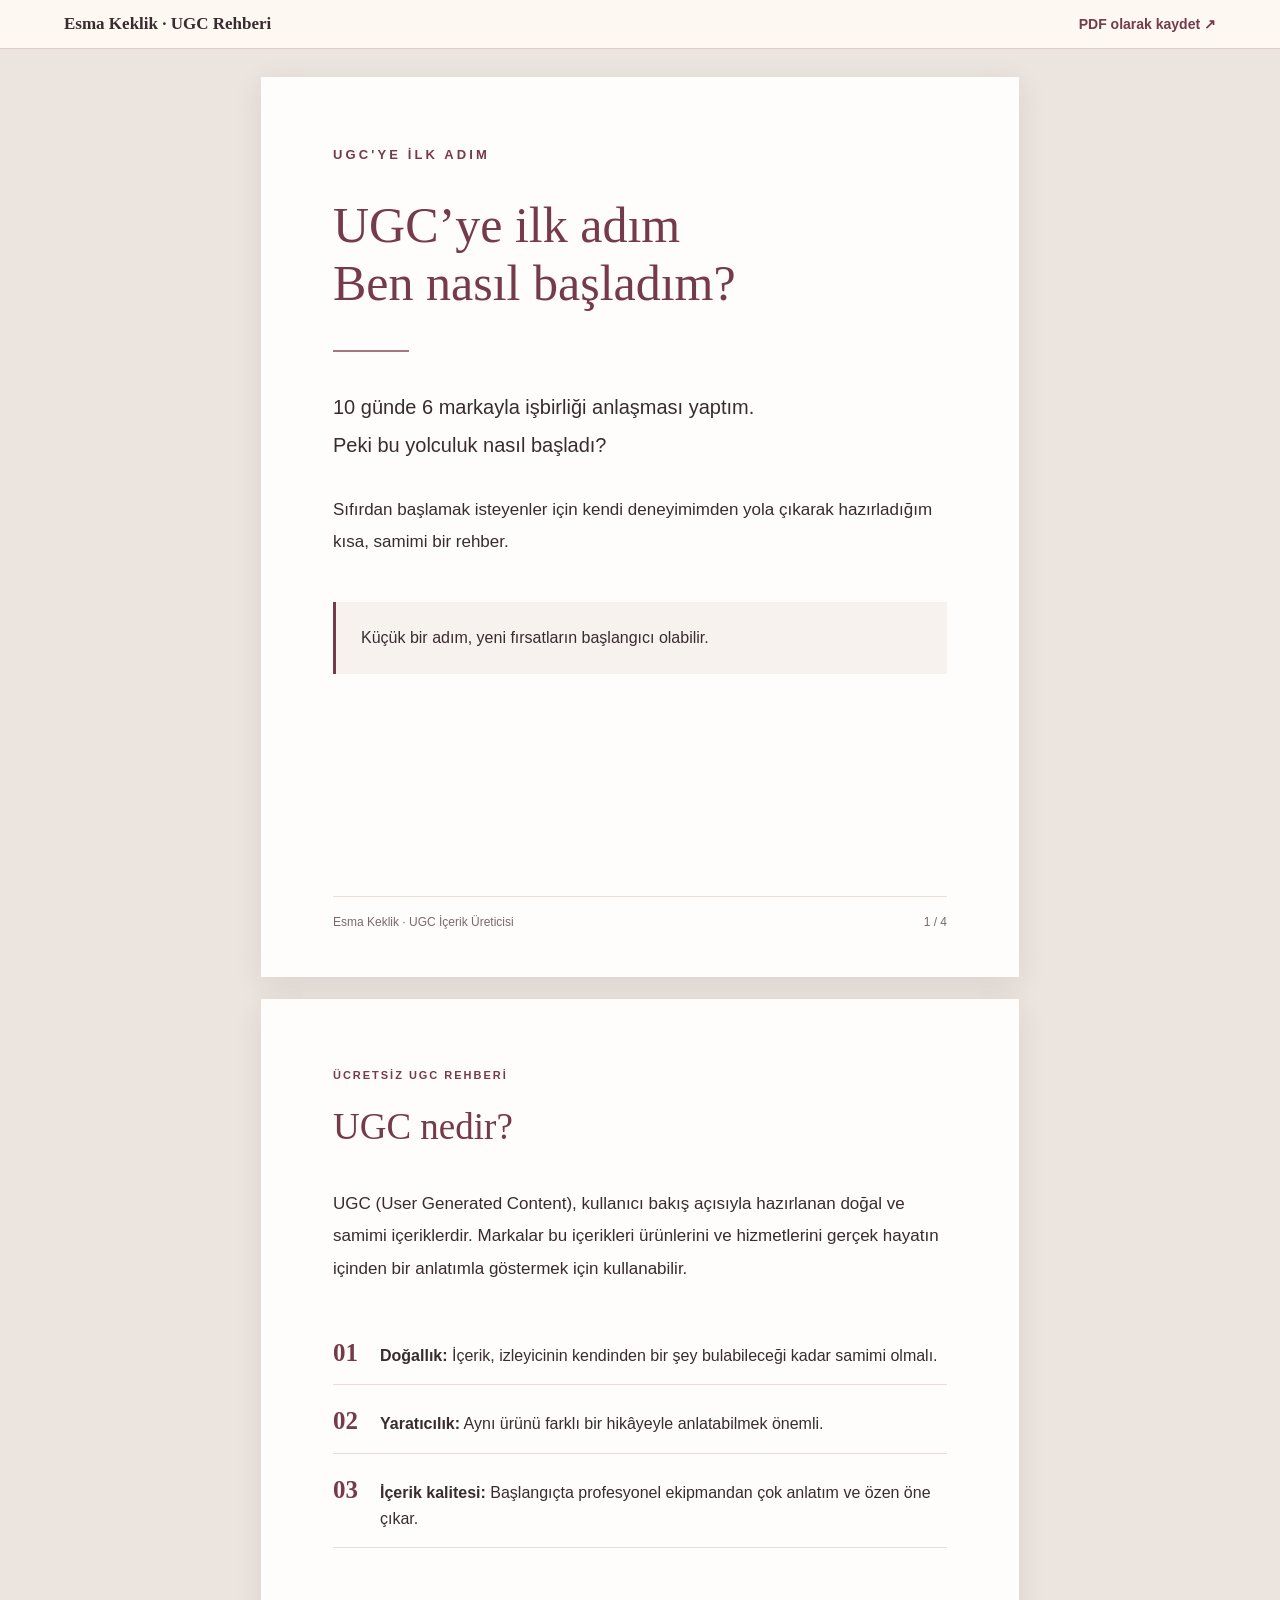
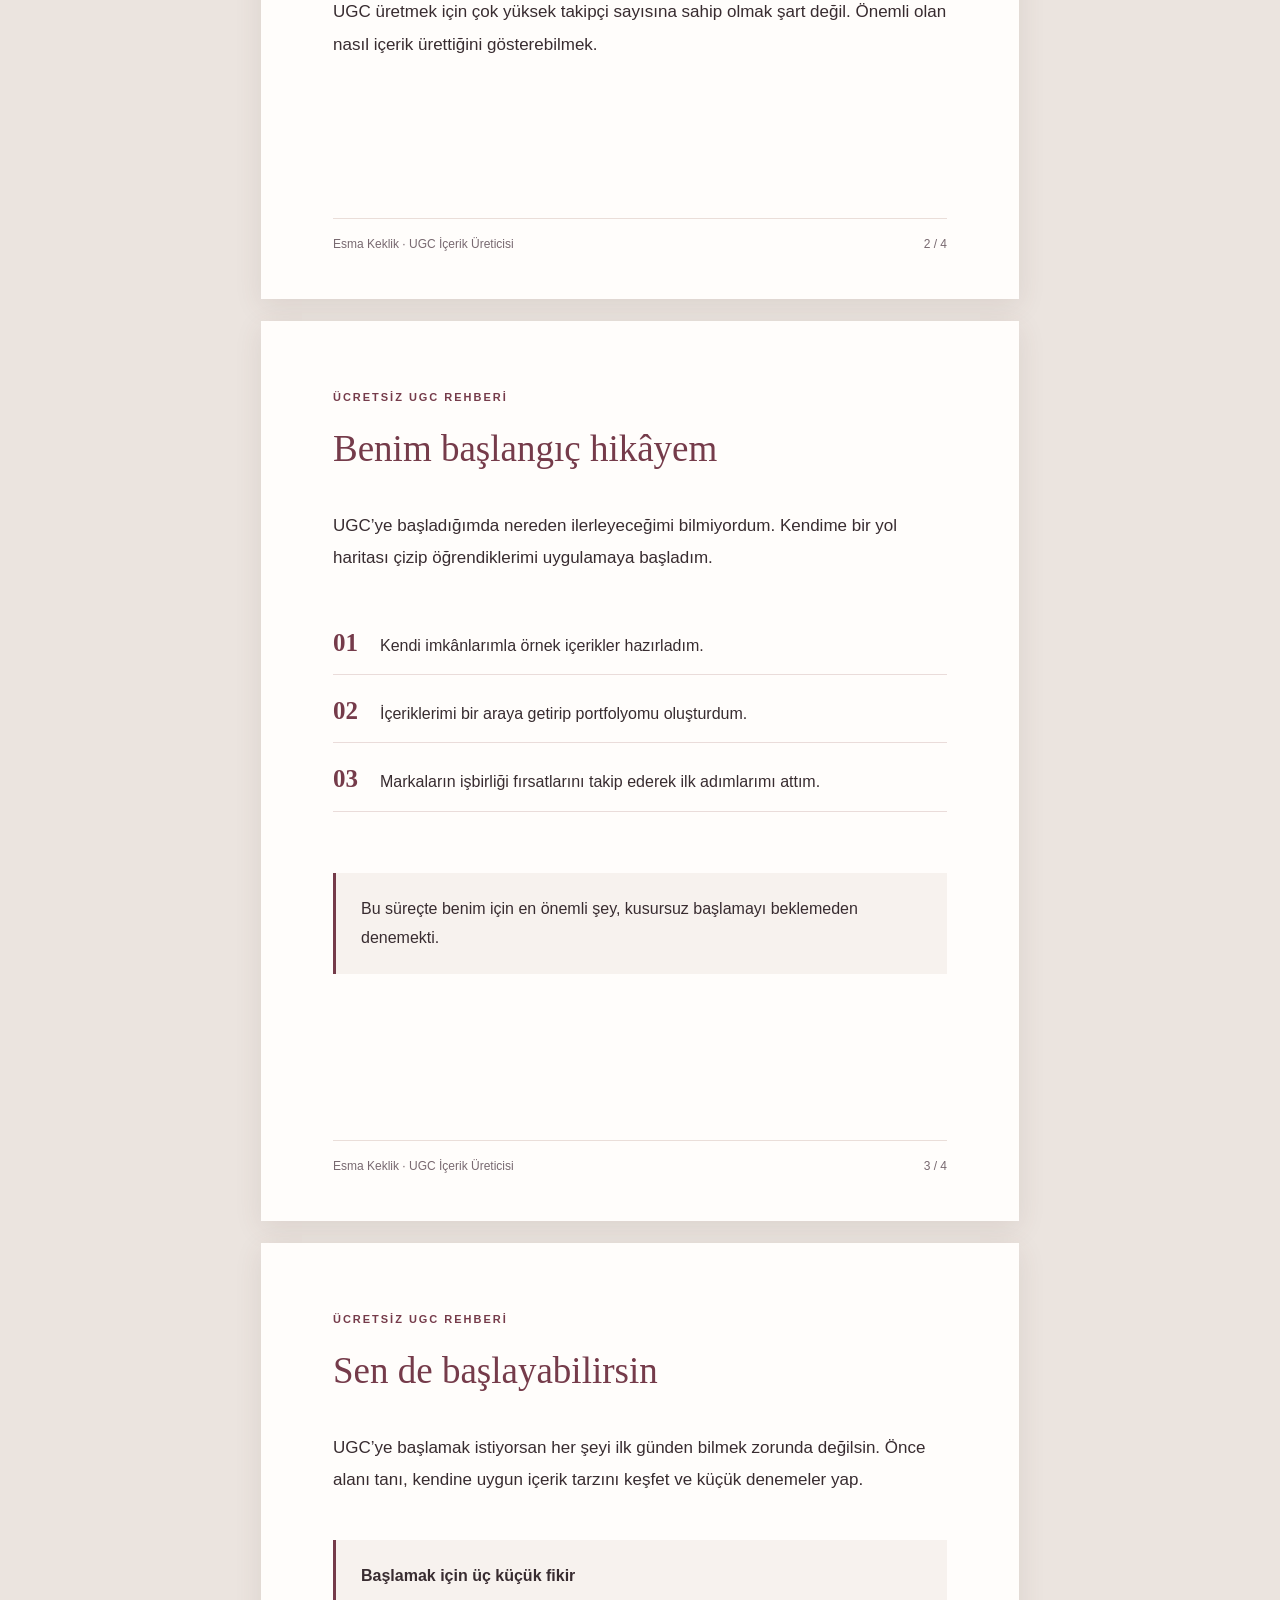
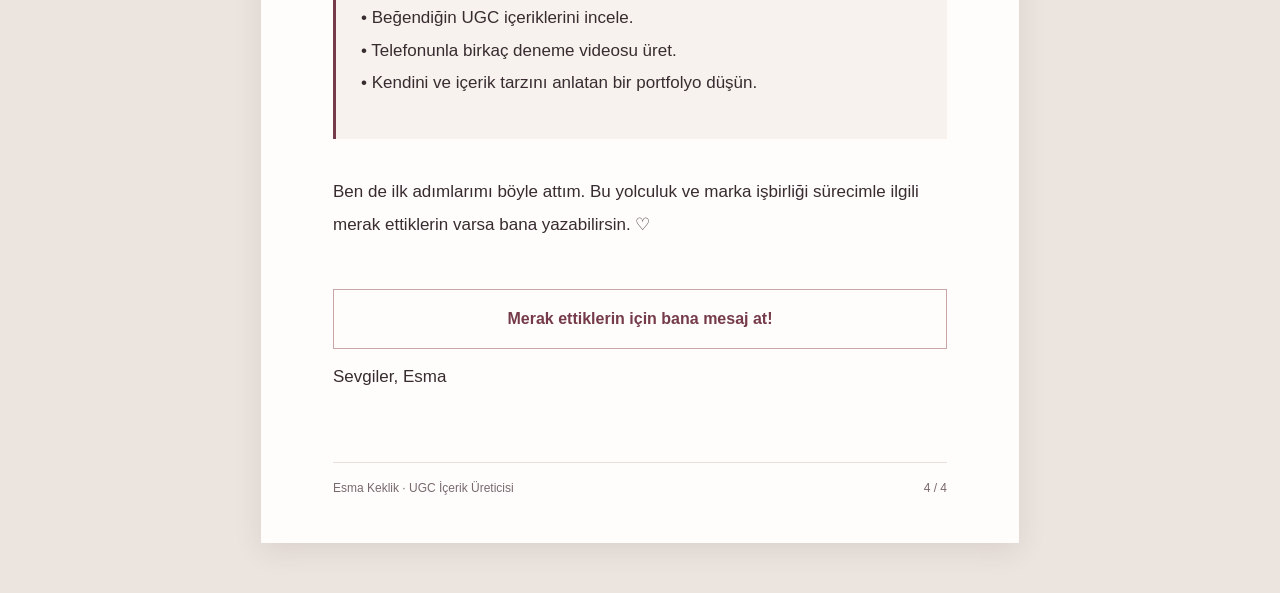
<file: ugc-rehber.html>
<!doctype html>
<html lang="tr"><head><meta charset="utf-8"><meta name="viewport" content="width=device-width,initial-scale=1">
<title>Ücretsiz UGC Başlangıç Rehberi | Esma Keklik</title>
<meta name="description" content="UGC'ye başlamak isteyenler için Esma Keklik'in ücretsiz kısa rehberi.">
<style>
:root{--wine:#753b4a;--ink:#382c30;--muted:#786970;--cream:#f7f2ee}
*{box-sizing:border-box}body{margin:0;background:#ebe4df;color:var(--ink);font-family:Arial,Helvetica,sans-serif}
header{position:sticky;top:0;background:#fff9f5ee;backdrop-filter:blur(10px);border-bottom:1px solid #decfc9;padding:14px 5%;display:flex;justify-content:space-between;align-items:center;gap:10px;z-index:2}
header b{font-family:Georgia,serif;font-size:17px}header a{color:var(--wine);font-size:14px;text-decoration:none;font-weight:700}
main{max-width:790px;margin:28px auto 50px;padding:0 16px}.page{background:#fffdfb;min-height:900px;margin:0 0 22px;padding:70px 72px 48px;box-shadow:0 7px 26px #5842391c;display:flex;flex-direction:column;position:relative}
.kicker{letter-spacing:.18em;font-weight:bold;color:var(--wine);font-size:11px}.eyebrow{letter-spacing:.24em;text-transform:uppercase;color:var(--wine);font-weight:700;font-size:13px}
h1,h2{font-family:Georgia,serif;color:var(--wine);font-weight:normal}h1{font-size:50px;line-height:1.15;margin:35px 0 14px}h2{font-size:37px;margin:24px 0 28px}
p{font-size:17px;line-height:1.9;margin:12px 0 18px}.lead{font-size:20px}.divider{height:2px;width:76px;background:#a97780;margin:24px 0}
.steps{display:grid;gap:22px;margin:36px 0}.step{display:flex;align-items:baseline;gap:22px;border-bottom:1px solid #eadcda;padding:0 0 15px}.step strong{font-family:Georgia,serif;color:var(--wine);font-size:25px}.step span{line-height:1.65;font-size:16px}
.note{background:var(--cream);padding:22px 25px;border-left:3px solid var(--wine);line-height:1.8;margin:25px 0}
footer{margin-top:auto;font-size:12px;color:var(--muted);border-top:1px solid #eaded9;padding-top:18px;display:flex;justify-content:space-between}
.callout{text-align:center;border:1px solid #c9a7a7;padding:20px;margin-top:30px;color:var(--wine);font-weight:bold}
@media(max-width:650px){main{padding:0;margin:0}.page{min-height:calc(100dvh - 60px);padding:50px 27px 34px;margin:0 0 14px;box-shadow:none}h1{font-size:43px}h2{font-size:33px}p{font-size:16px}.step span{font-size:15px}header{padding:13px 18px}}
@media print{header{display:none}body{background:#fff}main{margin:0;padding:0;max-width:none}.page{box-shadow:none;break-after:page;height:100vh;min-height:0;margin:0;padding:15mm 20mm} @page{size:A4;margin:0}}
</style></head><body>
<header><b>Esma Keklik · UGC Rehberi</b><a href="#" onclick="window.print();return false">PDF olarak kaydet ↗</a></header>
<main>
<section class="page"><div class="eyebrow">UGC'YE İLK ADIM</div><h1>UGC’ye ilk adım<br>Ben nasıl başladım?</h1><div class="divider"></div><p class="lead">10 günde 6 markayla işbirliği anlaşması yaptım.<br>Peki bu yolculuk nasıl başladı?</p><p>Sıfırdan başlamak isteyenler için kendi deneyimimden yola çıkarak hazırladığım kısa, samimi bir rehber.</p><div class="note">Küçük bir adım, yeni fırsatların başlangıcı olabilir.</div><footer><span>Esma Keklik · UGC İçerik Üreticisi</span><span>1 / 4</span></footer></section>
<section class="page"><div class="kicker">ÜCRETSİZ UGC REHBERİ</div><h2>UGC nedir?</h2><p>UGC (User Generated Content), kullanıcı bakış açısıyla hazırlanan doğal ve samimi içeriklerdir. Markalar bu içerikleri ürünlerini ve hizmetlerini gerçek hayatın içinden bir anlatımla göstermek için kullanabilir.</p><div class="steps"><div class="step"><strong>01</strong><span><b>Doğallık:</b> İçerik, izleyicinin kendinden bir şey bulabileceği kadar samimi olmalı.</span></div><div class="step"><strong>02</strong><span><b>Yaratıcılık:</b> Aynı ürünü farklı bir hikâyeyle anlatabilmek önemli.</span></div><div class="step"><strong>03</strong><span><b>İçerik kalitesi:</b> Başlangıçta profesyonel ekipmandan çok anlatım ve özen öne çıkar.</span></div></div><p>UGC üretmek için çok yüksek takipçi sayısına sahip olmak şart değil. Önemli olan nasıl içerik ürettiğini gösterebilmek.</p><footer><span>Esma Keklik · UGC İçerik Üreticisi</span><span>2 / 4</span></footer></section>
<section class="page"><div class="kicker">ÜCRETSİZ UGC REHBERİ</div><h2>Benim başlangıç hikâyem</h2><p>UGC’ye başladığımda nereden ilerleyeceğimi bilmiyordum. Kendime bir yol haritası çizip öğrendiklerimi uygulamaya başladım.</p><div class="steps"><div class="step"><strong>01</strong><span>Kendi imkânlarımla örnek içerikler hazırladım.</span></div><div class="step"><strong>02</strong><span>İçeriklerimi bir araya getirip portfolyomu oluşturdum.</span></div><div class="step"><strong>03</strong><span>Markaların işbirliği fırsatlarını takip ederek ilk adımlarımı attım.</span></div></div><div class="note">Bu süreçte benim için en önemli şey, kusursuz başlamayı beklemeden denemekti.</div><footer><span>Esma Keklik · UGC İçerik Üreticisi</span><span>3 / 4</span></footer></section>
<section class="page"><div class="kicker">ÜCRETSİZ UGC REHBERİ</div><h2>Sen de başlayabilirsin</h2><p>UGC’ye başlamak istiyorsan her şeyi ilk günden bilmek zorunda değilsin. Önce alanı tanı, kendine uygun içerik tarzını keşfet ve küçük denemeler yap.</p><div class="note"><b>Başlamak için üç küçük fikir</b><p>• Beğendiğin UGC içeriklerini incele.<br>• Telefonunla birkaç deneme videosu üret.<br>• Kendini ve içerik tarzını anlatan bir portfolyo düşün.</p></div><p>Ben de ilk adımlarımı böyle attım. Bu yolculuk ve marka işbirliği sürecimle ilgili merak ettiklerin varsa bana yazabilirsin. ♡</p><div class="callout">Merak ettiklerin için bana mesaj at!</div><p>Sevgiler, Esma</p><footer><span>Esma Keklik · UGC İçerik Üreticisi</span><span>4 / 4</span></footer></section>
</main></body></html>
</file>
